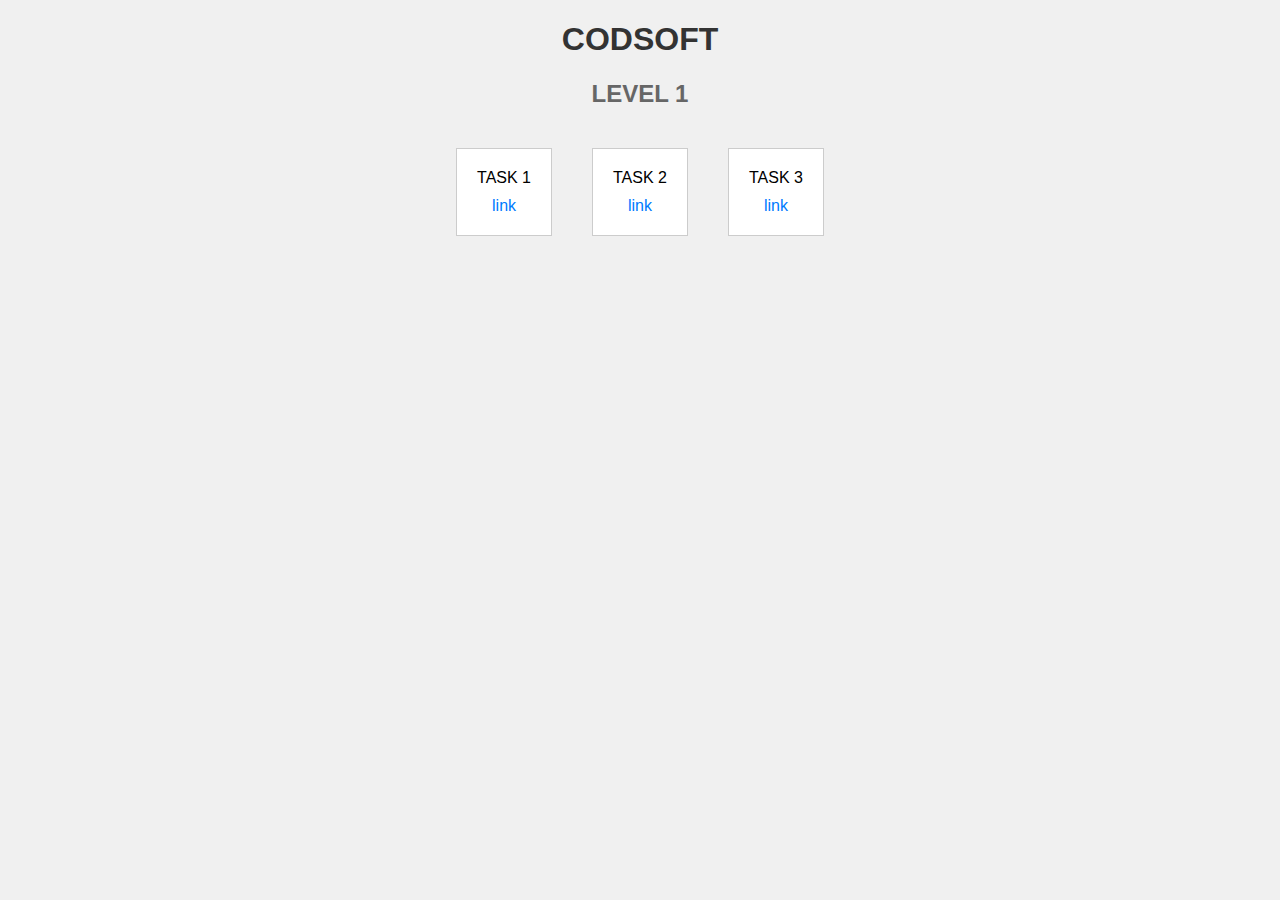
<file: index.html>
<!DOCTYPE html>
<html lang="en">
<head>
    <meta charset="UTF-8">
    <meta name="viewport" content="width=device-width, initial-scale=1.0">
    <title>CODSOFT</title>
    <link rel="stylesheet" href="style.css">
</head>
<body>
    <h1>CODSOFT</h1>
    <h2>LEVEL 1</h2>

    <div class="tasks">
        <div class="task">
            <span>TASK 1</span>
            <a href="landing-page/index.html">link</a>
        </div>
        <div class="task">
            <span>TASK 2</span>
            <a href="portfolio/index.html">link</a>
        </div>
        <div class="task">
            <span>TASK 3</span>
            <a href="calculator/index.html">link</a>
        </div>
    </div>
</body>
</html>
</file>
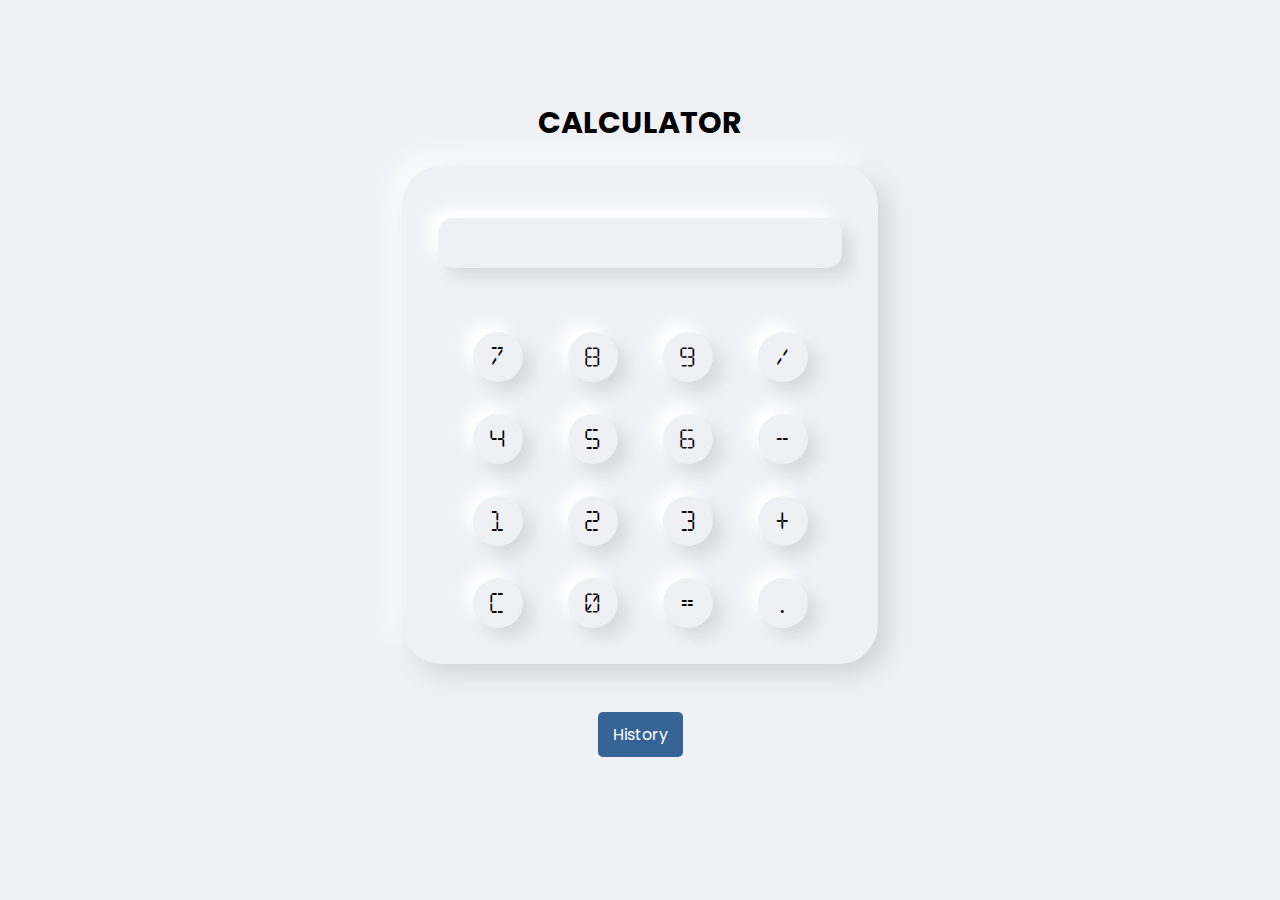
<file: calculator/index.html>
<!DOCTYPE html>
<html lang="en">
<head>
    <meta charset="UTF-8">
    <meta name="viewport" content="width=device-width, initial-scale=1.0">
    <title>Simple Calculator</title>
    <link rel="stylesheet" href="style.css">
</head>
<body>
  <h1>CALCULATOR</h1>
  <div class="calculator">
    <input type="text" id="display">
    <br>
    <input type="button" value="7" onclick="addToDisplay('7')">
    <input type="button" value="8" onclick="addToDisplay('8')">
    <input type="button" value="9" onclick="addToDisplay('9')">
    <input type="button" value="/" onclick="addToDisplay('/')">
    <br>
    <input type="button" value="4" onclick="addToDisplay('4')">
    <input type="button" value="5" onclick="addToDisplay('5')">
    <input type="button" value="6" onclick="addToDisplay('6')">
    <input type="button" value="-" onclick="addToDisplay('-')">
    <br>
    <input type="button" value="1" onclick="addToDisplay('1')">
    <input type="button" value="2" onclick="addToDisplay('2')">
    <input type="button" value="3" onclick="addToDisplay('3')">
    <input type="button" value="+" onclick="addToDisplay('+')">
    <br>
    <input type="button" value="C" onclick="clearDisplay()">
    <input type="button" value="0" onclick="addToDisplay('0')">
    <input type="button" value="=" onclick="calculate()">
    <input type="button" value="." onclick="addToDisplay('.')">
  </div>

  <button id="history" onclick="showHistory()">History</button>

  <div id="historyDisplay" style="display: none;">
    <h2>Calculation History</h2>
    <ul id="calculationHistory"></ul>
  </div>

    <script src="script.js"></script>
</body>
</html>
</file>
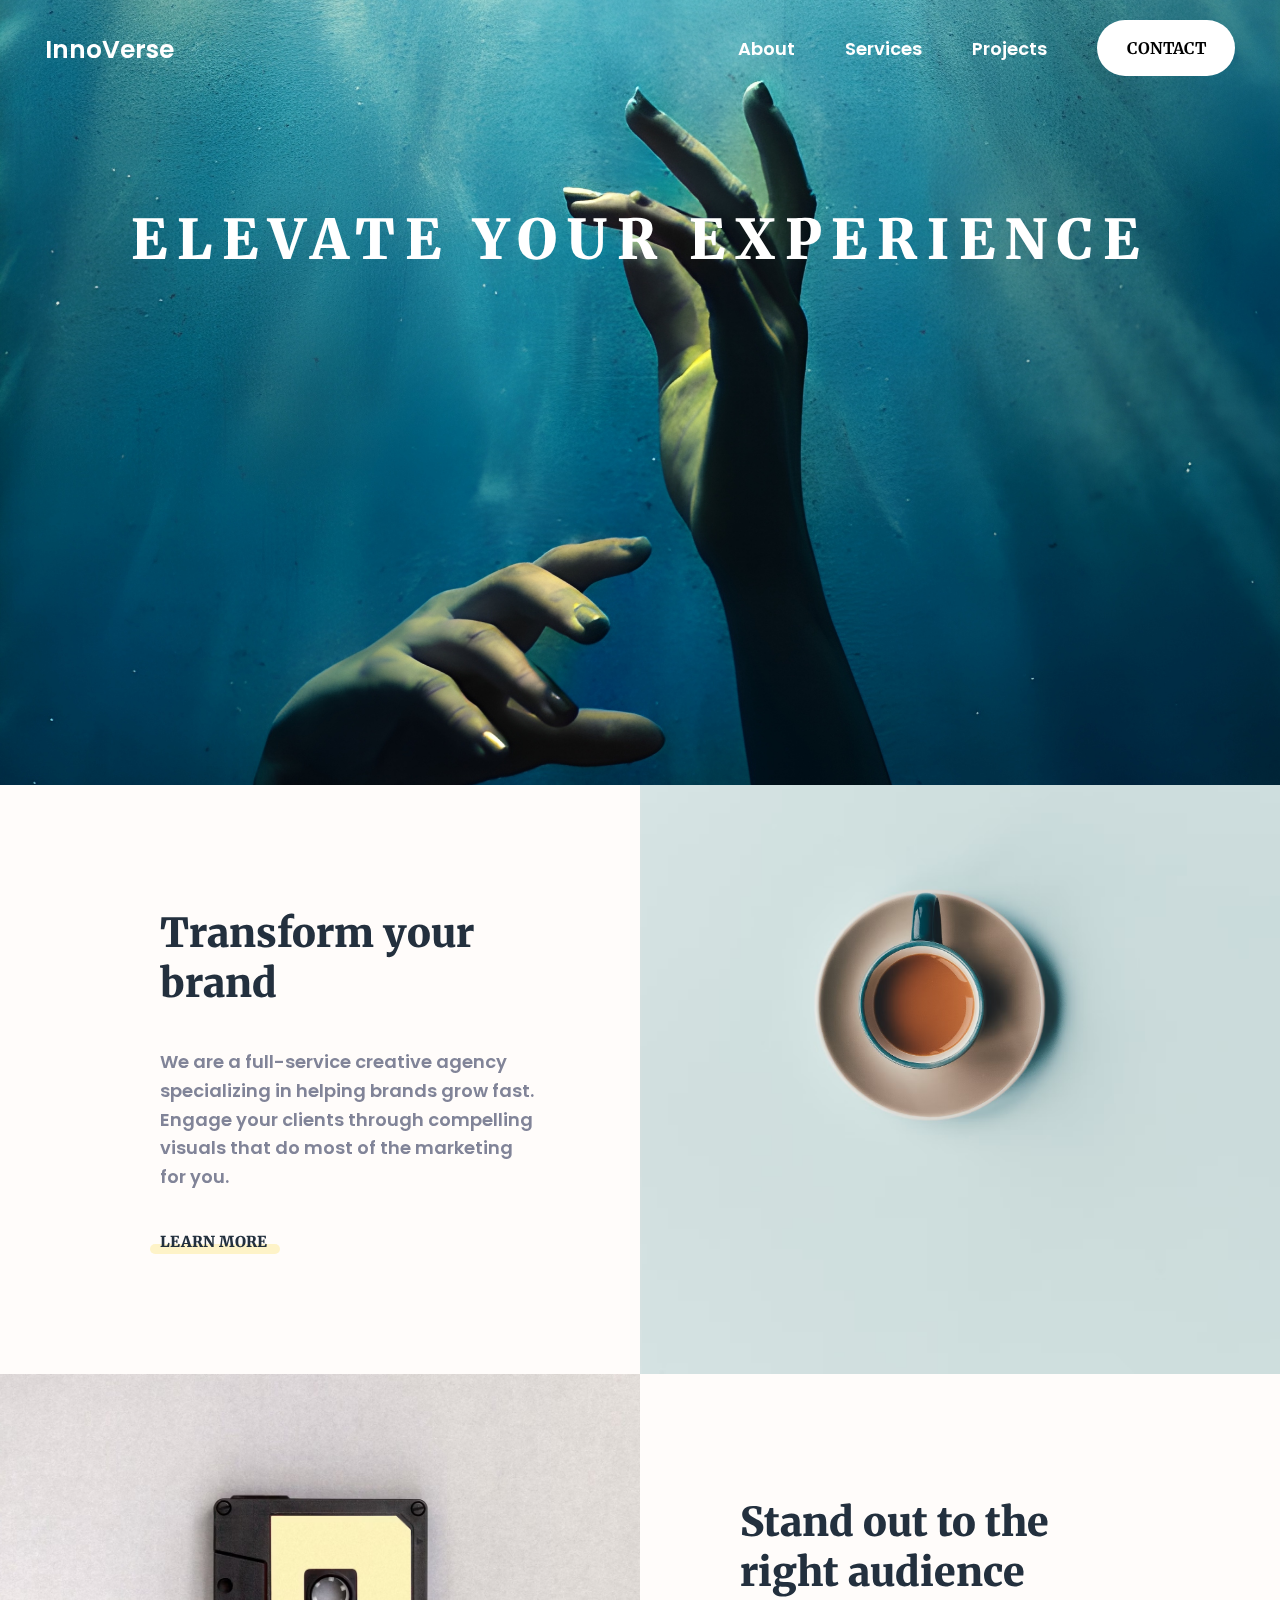
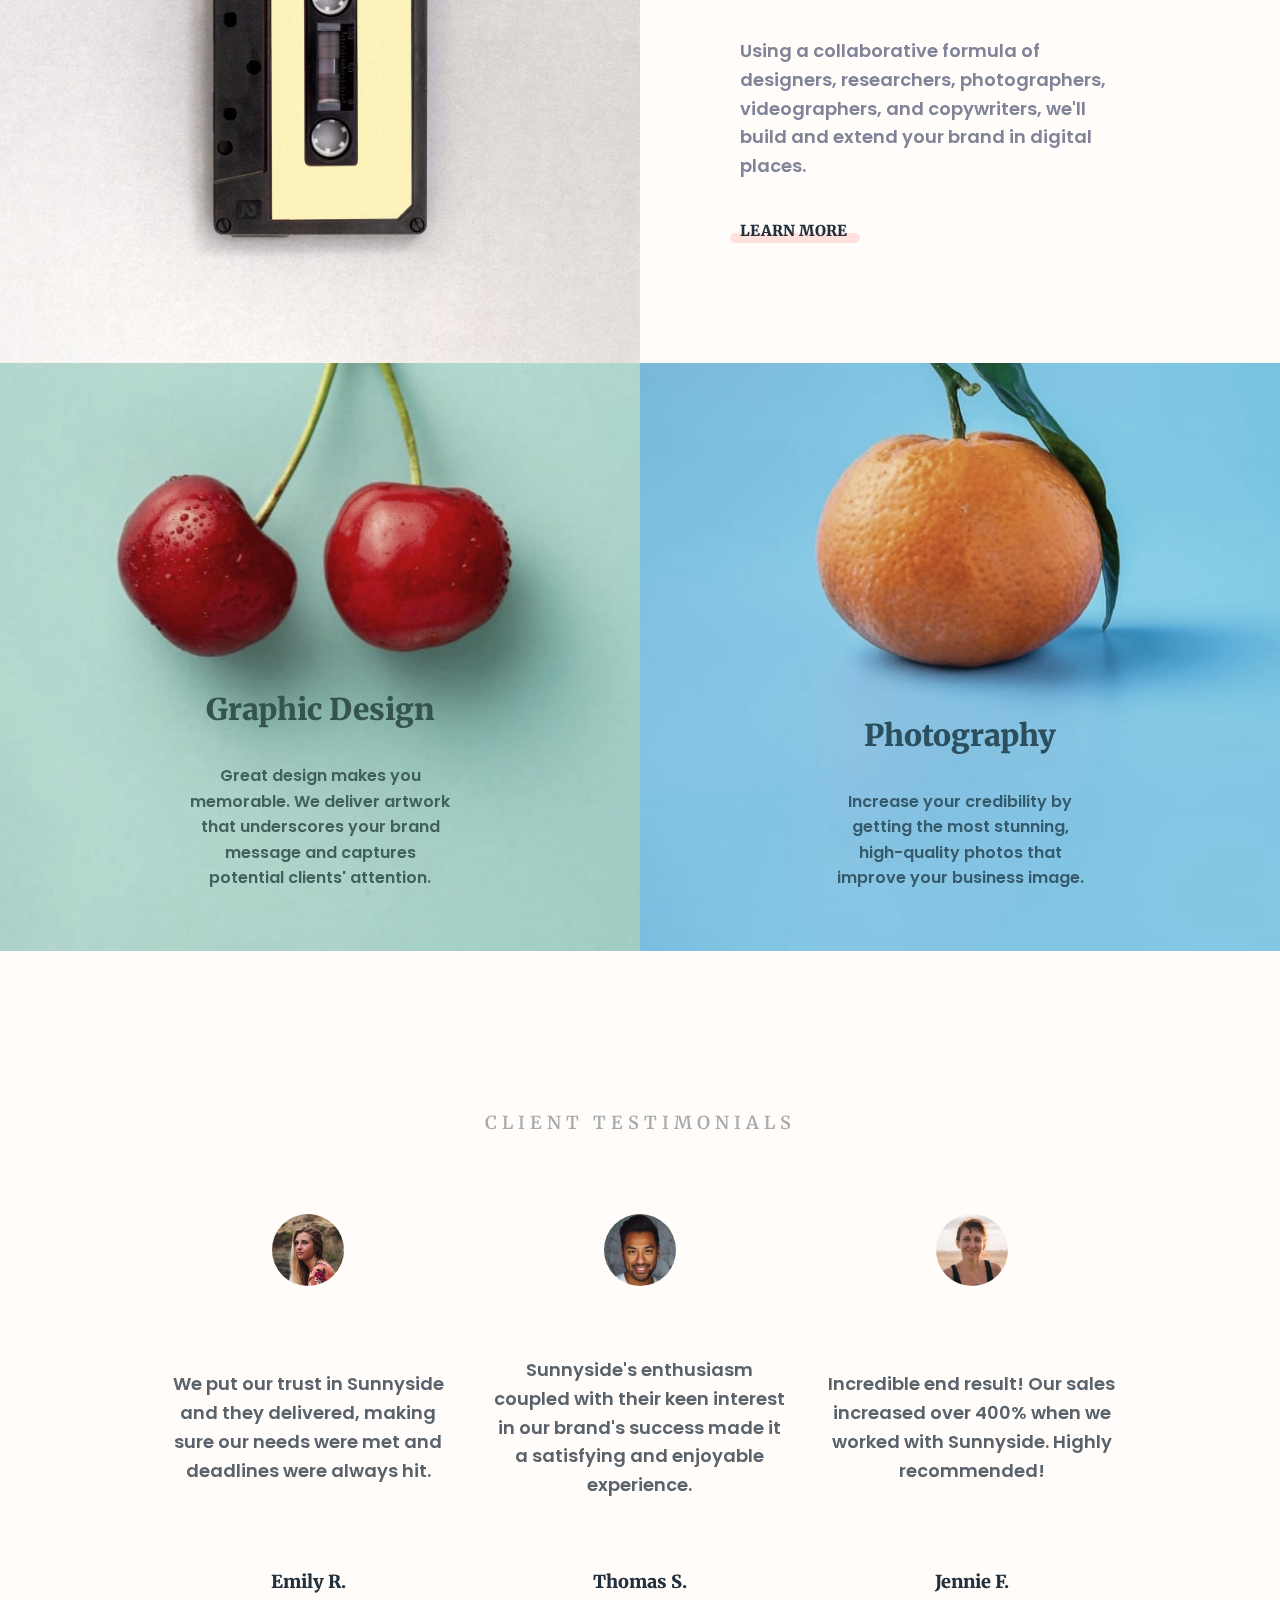
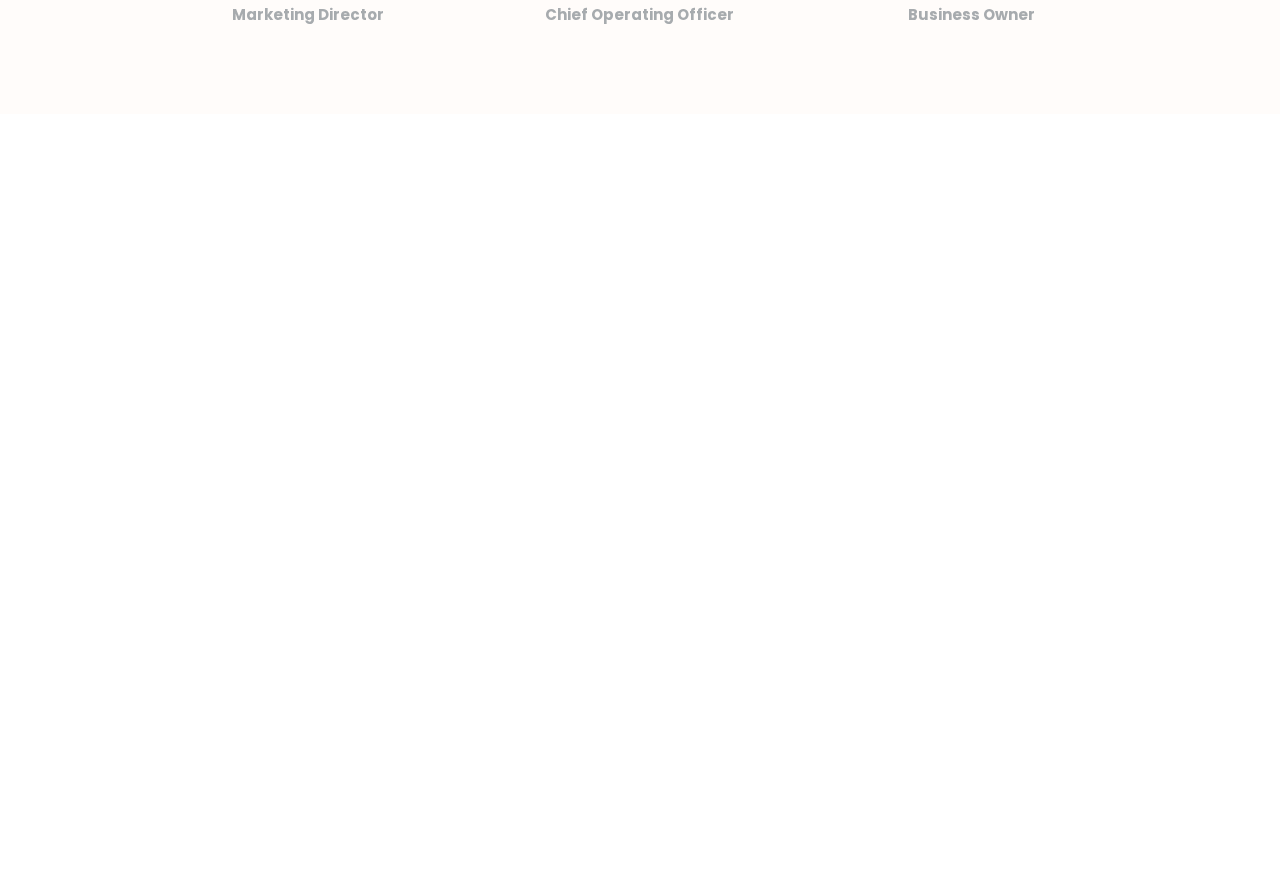
<file: landing-page/index.html>
<!DOCTYPE html>
<html lang="en">

<head>
  <meta charset="UTF-8">
  <meta name="viewport" content="width=device-width, initial-scale=1.0">
  <title>Landing page</title>
  <link rel="stylesheet" href="style.css">
</head>

<body>
  <header class="header">
    <!-- <img class="header__logo" src="images/logo.svg" alt="logo"> -->
    <span class="header__logo" style="font-size: 25px;">InnoVerse</span>
    <nav class="header__links">
      <li><a href="#">About</a></li>
      <li><a href="#">Services</a></li>
      <li><a href="#">Projects</a></li>
      <li><button>Contact</button></li>
    </nav>
    
    <button class="header__menu" onclick="changeStyle()" ><img  src="images/icon-hamburger.svg" alt=""></button>
    <!-- <img class="close" src="images/icons8-close.svg" alt=""> -->
  </header>
  <div class="header__links--container" id="headerLinks">
    <nav class="header__links--col">
      <li><a href="#">About</a></li>
      <li><a href="#">Services</a></li>
      <li><a href="#">Projects</a></li>
      <li><button>Contact</button></li>
    </nav>
  </div>

  <section class="headline">
    <h1>
      Elevate Your Experience
    </h1>
    <!-- <img src="images/icon-arrow-down.svg" alt=""> -->
  </section>

  <section class="benefits">
    <div class="benefits__one">
      <div class="benefits__one--content">
        <h3>Transform your brand</h3>

        <p> We are a full-service creative agency specializing in helping brands grow fast.
          Engage your clients through compelling visuals that do most of the marketing for you.
        </p>
        <a href="#">Learn more</a>
      </div>
      <div class="benefits__one--image">

      </div>
    </div>

    <div class="benefits__two">
      <div class="benefits__two--image">

      </div>
      <div class="benefits__two--content">
        <h3>Stand out to the right audience</h3>

        <p> Using a collaborative formula of designers, researchers, photographers, videographers, and copywriters,
          we'll
          build
          and extend your brand in digital places.</p>
        <a href="#">Learn more</a>
      </div>

    </div>

  </section>

  <section class="features">
    <div class="features__one">
      <h3>Graphic design</h3>
      <p> Great design makes you memorable. We deliver artwork that underscores your brand message and captures
        potential clients' attention.</p>
    </div>
    <div class="features__two">
      <h3>Photography</h3>
      <p>Increase your credibility by getting the most stunning, high-quality photos that improve your business image.
      </p>
    </div>
  </section>

  <section class="reviews">
    <h2>Client testimonials</h2>

    <div class="content">
      <div class="review">
        <img src="images/image-emily.jpg" alt="" width="72px">
        <p> We put our trust in Sunnyside and they delivered, making sure our needs were met and deadlines were always
          hit.</p>
        <div>
          <h3> Emily R.</h3>
          <h4>Marketing Director</h4>
        </div>

      </div>
      <div class="review">
        <img src="images/image-thomas.jpg" alt="" width="72px">
        <p> Sunnyside's enthusiasm coupled with their keen interest in our brand's success made it a satisfying and
          enjoyable
          experience.</p>
        <div>
          <h3>Thomas S.</h3>
          <h4>Chief Operating Officer</h4>
        </div>
      </div>
      <div class="review">
        <img src="images/image-jennie.jpg" alt="" width="72px">
        <p>Incredible end result! Our sales increased over 400% when we worked with Sunnyside. Highly recommended!</p>
        <div>
          <h3>Jennie F.</h3>
          <h4>Business Owner</h4>
        </div>

      </div>
    </div>

  </section>

  <section class="images">
    <div></div>
    <div></div>
    <div></div>
    <div></div>
  </section>
  
  <footer class="footer">
    <!-- <img class="footer__logo" src="images/logo-green.svg" alt="" width="168px"> -->
    <span class="footer__logo" style="font-size: 25px;">InnoVerse</span>
    <div class="footer__nav">
      <a href="#">About</a>
      <a href="#">Services</a>
      <a href="#">Projects</a>
    </div>
    <div class="footer__socials">
      <a href="#"><img src="images/icon-facebook.svg" alt=""></a>
      <a href="#"><img src="images/icon-instagram.svg" alt=""></a>
      <a href="#"><img src="images/icon-twitter.svg" alt=""></a>
      <a href="#"><img src="images/icon-pinterest.svg" alt=""></a>
    </div>

  </footer>

  </div>

  <script>
    window.onload = function () {
  window.addEventListener("scroll", function (e) {
    if (window.scrollY > 300) {
      this.document.querySelector("header").classList.add("is-scrolling");
    } else {
      this.document.querySelector("header").classList.remove("is-scrolling");
    }
  });
}
const headerLinks = document.getElementById('headerLinks');
function changeStyle() {

    if(headerLinks.style.display === 'none') {
      headerLinks.style.display = 'flex';
    } else {
      headerLinks.style.display = 'none'
    }

}
  </script>
  
</body>

</html>
</file>
<file: style.css>
body {
    font-family: Arial, sans-serif;
    background-color: #f0f0f0;
    margin: 0;
    padding: 0;
}

h1 {
    text-align: center;
    color: #333;
}

h2 {
    text-align: center;
    color: #666;
}

.tasks {
    display: flex;
    justify-content: center;
    align-items: center;
    flex-direction: row;
    margin-top: 20px;
}

.task {
    background-color: #fff;
    border: 1px solid #ccc;
    display: flex;
    flex-direction: column;
    gap: 10px;
    padding: 20px;
    margin: 20px;
    text-align: center;
}

.task a {
    text-decoration: none;
    color: #007BFF;
}
</file>
<file: calculator/style.css>
@import url('https://fonts.googleapis.com/css2?family=Poppins&display=swap');

body {
  margin: 0;
  padding: 0;
  box-sizing: border-box;
}
*,
*::before,
*::after {
  box-sizing: inherit;
  color: inherit;
  font-family: inherit;
  font-size: inherit;
}

@font-face {
  font-family: digital-font;
  src: url(fonts/DIGITALDREAM.ttf);
}

h1{
  font-size: 30px;
}

body{
  padding: 5rem;
  display: flex;
  flex-direction: column;
  align-items: center;
  justify-content: center;
  font-family: 'Poppins', sans-serif;
  background: #f0f1f5;
}


.calculator {
  min-width: 30%;
  font-family: digital-font;

  /* margin: 0 auto; */
  padding: 20px;
  background: #f0f1f5;
  border-radius: 8%;
  box-shadow: 9.91px 9.91px 25px #d1d3d7, -9.91px -9.91px 25px #ffffff;
  text-align: center;
}
@media screen and (max-width: 768px) {
  .calculator{
    min-width: 60%;
  }
}

input[type="text"], input[type="button"] {
  width: 50px;
  height: 50px;
  font-size: 20px;
}

input[type="text"] {
  width: auto;
  margin: 32px 16px 48px;
  padding: 10px;
  font-size: 24px;
  text-align: right;
  border: none;
  background: #EEF0F4;
border-radius: 15px;
box-shadow: 9.91px 9.91px 15px #D9DADE, -9.91px -9.91px 15px #FFFFFF;
}
input[type="text"]:focus{
  border: none;
  background: #EEF0F4;
box-shadow: inset 9.91px 9.91px 15px #D9DADE, inset -9.91px -9.91px 15px #FFFFFF;
}

input[type="button"] {
  margin: 16px;
  border: none;
  background: #EEF0F4;
  border-radius: 100%;
  box-shadow: 9.91px 9.91px 15px #D9DADE, -9.91px -9.91px 15px #FFFFFF;
  cursor: pointer;
  transition: all 0.15s ease-in-out ;
}

input[type="button"]:hover {
  transform: scale(1.05);
  color: #007bff;
}
input[type="button"]:active {
  background: #EEF0F4;
  border-radius: 100%;
  box-shadow: inset 9.91px 9.91px 15px #D9DADE, inset -9.91px -9.91px 15px #FFFFFF;
  transform: scale(0.95);
}

#history {
  margin-top: 48px;
  padding: 10px 15px;
  background-color: #366496;
  color: white;
  border: none;
  border-radius: 5px;
  cursor: pointer;
  transition: background-color 0.3s;
}

#history:hover {
  background-color: #182f47;
}

#historyDisplay {
  display: none;
  text-align: left;
}
#historyDisplay h2{
  font-size: 20px;
}

ul {
  list-style-type: none;
  padding: 0;
}

li {
  font-size: 18px;
  margin: 5px 0;
}
</file>
<file: landing-page/style.css>
@import url("https://fonts.googleapis.com/css2?family=Merriweather:wght@400;700;900&family=Poppins:wght@400;600&display=swap");
body {
  margin: 0;
  padding: 0;
  box-sizing: border-box;
}

*,
*::before,
*::after {
  box-sizing: inherit;
  color: inherit;
  font-family: inherit;
  font-size: inherit;
}

li {
  list-style: none;
}

a {
  text-decoration: none;
}

h1,
h2,
h3,
h4,
h5,
h6,
p {
  padding: 0;
  margin: 0;
}

section {
  z-index: 10;
}

:root {
  --index: calc(1vh + 1vh);
  --width-mobile: 375px;
  --width-desktop: 1440px;
  --soft-red: hsl(7, 99%, 70%);
  --soft-red-light: hsla(7, 99%, 70%, 0.2);
  --yellow: hsl(51, 100%, 49%);
  --yellow-light: hsla(51, 100%, 49%, 0.2);
  --dark-desaturated-cyan: hsl(167, 39%, 25%);
  --dark-blue: hsl(198, 62%, 26%);
  --dark-desaturated-cyan-light: hsla(167, 39%, 25%, 0.902);
  --dark-blue-light: hsla(198, 62%, 26%, 0.9);
  --dark-moderate-cyan: hsl(204, 30%, 82%);
  --dark-cyan: #2e7672;
  --dark-cyan-light: hsl(200, 46%, 86%);
  --very-dark-desaturated-blue: hsl(212, 27%, 19%);
  --very-dark-grayish-blue: hsl(213, 9%, 39%);
  --dark-grayish-blue: hsl(232, 10%, 55%);
  --grayish-blue: hsl(210, 4%, 67%);
  --white: hsl(0, 0%, 100%);
  --white-light: hsla(0, 0%, 100%, 0.3);
  --off-white: hsl(26, 100%, 99%);
  --font-poppins: "Poppins", sans-serif;
  --font-poppins-md-bold: 600;
  --font-merriweather: "Merriweather", serif;
  --font-merriweather-bold: 700;
  --font-merriweather-bolder: 900;
  --font-size: 18px;
  --button-width: 138px;
  --button-height: 56px;
  --logo-desktop-size: 34px;
  --letter-spacing-wide: 10px;
  --headline-height: 785px;
  --benefits-height: 589px;
  --features-height: 588px;
  --reviews-height: 763px;
  --images-height: 439px;
  --footer-height: 343px;
  --headline-height-mob: 422px;
  --benefits-height-mob: 1176px;
  --features-height-mob: 942px;
  --reviews-height-mob: 986px;
  --images-height-mob: 295px;
  --footer-height-mob: 274px;
  --header-padding: 20px 45px;
  --header-links-gap: 50px;
  --headline-padding: 205px 0 80px 0;
  --transition-timing: 0.3s;
}

body {
  font-family: var(--font-poppins);
  font-weight: var(--font-poppins-md-bold);
  font-size: var(--font-size);
}

.header {
  z-index: 100;
  position: fixed;
  min-width: 100vw;
  display: flex;
  align-items: center;
  justify-content: space-between;
  padding: var(--header-padding);
  color: var(--white);
  transition: all var(--transition-timing) ease-in-out;
}
.header__logo {
  height: var(--logo-desktop-size);
}
.header__logo img {
  transition: var(--transition-timing) filter ease-in-out;
}
.header__menu {
  display: none;
  background: transparent;
  border: none;
  color: var(--very-dark-desaturated-blue);
}
.header__links {
  display: flex;
  align-items: center;
  gap: var(--header-links-gap);
}
.header__links button {
  height: var(--button-height);
  width: var(--button-width);
  background: var(--white);
  color: black;
  font-size: calc(var(--font-size) - 2px);
  font-family: var(--font-merriweather);
  font-weight: var(--font-merriweather-bold);
  text-transform: uppercase;
  border: none;
  border-radius: calc(var(--button-height) / 2);
  cursor: pointer;
  transition: var(--transition-timing) background ease-in, var(--transition-timing) color ease-in;
}
.header__links button:hover {
  background: var(--white-light);
  color: white;
}
.header.is-scrolling {
  background-color: #fff;
  color: var(--very-dark-desaturated-blue);
  box-shadow: 0px 2px 5px rgba(0, 0, 0, 0.3);
}
.header.is-scrolling img {
  filter: invert(1);
  filter: hue-rotate(3);
}
.header.is-scrolling button {
  background: var(--very-dark-desaturated-blue);
  color: var(--white);
}
.header.is-scrolling button:hover {
  background: var(--grayish-blue);
  color: var(--very-dark-desaturated-blue);
}

.header__links--container {
  position: fixed;
  display: none;
  justify-content: end;
  width: 100%;
  z-index: 20;
}
.header__links--container .header__links--col {
  display: flex;
  flex-direction: column;
  align-items: center;
  justify-content: center;
  gap: var(--header-links-gap);
  background: var(--off-white);
  color: black;
  margin: 5rem 2rem;
  padding: 2rem;
}
.header__links--container .header__links--col button {
  height: var(--button-height);
  width: var(--button-width);
  background: var(--very-dark-desaturated-blue);
  color: var(--white);
  font-size: calc(var(--font-size) - 2px);
  font-family: var(--font-merriweather);
  font-weight: var(--font-merriweather-bold);
  text-transform: uppercase;
  border: none;
  border-radius: calc(var(--button-height) / 2);
  cursor: pointer;
  transition: var(--transition-timing) background ease-in, var(--transition-timing) color ease-in;
}
.header__links--container .header__links--col button:hover {
  background: var(--grayish-blue);
  color: var(--very-dark-desaturated-blue);
}

.headline {
  height: var(--headline-height);
  background: url(images/image-header.jpg);
  background-position: center;
  background-repeat: no-repeat;
  background-size: cover;
  display: flex;
  flex-direction: column;
  align-items: center;
}
.headline h1 {
  padding: var(--headline-padding);
  font-size: 55px;
  font-family: var(--font-merriweather);
  font-weight: var(--font-merriweather-bolder);
  text-transform: uppercase;
  text-align: center;
  letter-spacing: var(--letter-spacing-wide);
  color: var(--white);
}

.benefits {
  height: calc(var(--benefits-height) * 2);
  display: grid;
  grid-template-columns: 1fr;
  overflow: hidden;
}
.benefits__one, .benefits__two {
  height: var(--benefits-height);
  display: grid;
  grid-template-columns: 1fr 1fr;
}
.benefits__one--content, .benefits__two--content {
  background: var(--off-white);
  display: flex;
  justify-content: center;
  flex-direction: column;
  gap: 40px;
}
.benefits__one--content h3, .benefits__two--content h3 {
  color: var(--very-dark-desaturated-blue);
  font-size: 40px;
  font-family: var(--font-merriweather);
  font-weight: var(--font-merriweather-bolder);
}
.benefits__one--content p, .benefits__two--content p {
  line-height: 1.6;
  color: var(--dark-grayish-blue);
}
.benefits__one--content a, .benefits__two--content a {
  position: relative;
  font-size: 15px;
  font-family: var(--font-merriweather);
  font-weight: var(--font-merriweather-bolder);
  text-transform: uppercase;
  color: var(--very-dark-desaturated-blue);
  z-index: 10;
}
.benefits__one--content a:after, .benefits__two--content a:after {
  content: "";
  display: block;
  position: absolute;
  width: 130px;
  height: 10px;
  border-radius: 5px;
  transform: translateY(-7px) translateX(-10px);
  z-index: -2;
  transition: background 0.5s ease-in-out;
}
.benefits__one--image {
  background: url(images/image-photography.avif);
  background-position: center;
  background-repeat: no-repeat;
  background-size: cover;
}
.benefits__one--content {
  padding: 0 100px 0 160px;
}
.benefits__one--content a:after {
  background: var(--yellow-light);
}
.benefits__one--content a:hover:after {
  background: var(--yellow);
}
.benefits__two--image {
  background: url(images/image-graphic-design.avif);
  background-position: center;
  background-repeat: no-repeat;
  background-size: cover;
}
.benefits__two--content {
  padding: 0 160px 0 100px;
}
.benefits__two--content a:after {
  background: var(--soft-red-light);
}
.benefits__two--content a:hover:after {
  background: var(--soft-red);
}

.features {
  height: var(--features-height);
  display: grid;
  grid-template-columns: 1fr 1fr;
}
.features__one, .features__two {
  display: flex;
  flex-direction: column;
  justify-content: end;
  align-items: center;
  text-align: center;
  padding: 0 190px 60px;
  gap: 35px;
  filter: saturate(0.6);
}
.features__one h3, .features__two h3 {
  font-size: 30px;
  font-family: var(--font-merriweather);
  font-weight: var(--font-merriweather-bolder);
  text-transform: capitalize;
}
.features__one p, .features__two p {
  font-size: 16px;
  line-height: 1.6;
}
.features__one {
  background: url(images/desktop/image-graphic-design.jpg);
  background-position: center;
  background-repeat: no-repeat;
  background-size: cover;
}
.features__one h3 {
  color: var(--dark-desaturated-cyan);
}
.features__one p {
  color: var(--dark-desaturated-cyan-light);
}
.features__two {
  background: url(images/desktop/image-photography.jpg);
  background-position: center;
  background-repeat: no-repeat;
  background-size: cover;
}
.features__two h3 {
  color: var(--dark-blue);
}
.features__two p {
  color: var(--dark-blue-light);
}

.reviews {
  height: var(--reviews-height);
  display: flex;
  flex-direction: column;
  align-items: center;
  padding: 160px;
  background: var(--off-white);
  text-align: center;
}
.reviews h2 {
  font-size: 18px;
  font-family: var(--font-merriweather);
  font-weight: var(--font-merriweather-bolderv);
  text-transform: uppercase;
  letter-spacing: calc(var(--letter-spacing-wide) / 2);
  color: var(--grayish-blue);
  padding-bottom: 80px;
}
.reviews .content {
  display: grid;
  grid-template-columns: 1fr 1fr 1fr;
  gap: 35px;
}
.reviews .content .review {
  display: flex;
  flex-direction: column;
  align-items: center;
  justify-content: space-between;
  gap: 70px;
}
.reviews .content .review img {
  border-radius: 36px;
}
.reviews .content .review p {
  text-align: center;
  line-height: 1.6;
  color: var(--very-dark-grayish-blue);
}
.reviews .content .review h3 {
  font-family: var(--font-merriweather);
  font-weight: var(--font-merriweather-bolder);
  color: var(--very-dark-desaturated-blue);
  padding-bottom: 10px;
}
.reviews .content .review h4 {
  font-size: 15px;
  color: var(--grayish-blue);
}

.images {
  height: var(--images-height);
  display: grid;
  grid-template-columns: 1fr 1fr 1fr 1fr;
  overflow: hidden;
  margin-bottom: var(--footer-height);
}
.images div:nth-child(1) {
  background: url(https://images.unsplash.com/photo-1521133573892-e44906baee46?auto=format&fit=crop&q=80&w=1974&ixlib=rb-4.0.3&ixid=M3wxMjA3fDB8MHxwaG90by1wYWdlfHx8fGVufDB8fHx8fA%3D%3D);
  background-position: center;
  background-repeat: no-repeat;
  background-size: cover;
}
.images div:nth-child(3) {
  background: url(https://images.unsplash.com/photo-1698706382117-6ee2a5547aee?auto=format&fit=crop&q=80&w=1974&ixlib=rb-4.0.3&ixid=M3wxMjA3fDB8MHxwaG90by1wYWdlfHx8fGVufDB8fHx8fA%3D%3D);
  background-position: center;
  background-repeat: no-repeat;
  background-size: cover;
}
.images div:nth-child(2) {
  background: url(https://images.unsplash.com/photo-1694445681139-a203ed671c89?auto=format&fit=crop&q=80&w=1974&ixlib=rb-4.0.3&ixid=M3wxMjA3fDB8MHxwaG90by1wYWdlfHx8fGVufDB8fHx8fA%3D%3D);
  background-position: center;
  background-repeat: no-repeat;
  background-size: cover;
}
.images div:nth-child(4) {
  background: url(https://images.unsplash.com/photo-1685871286419-58e4fc0de8e1?auto=format&fit=crop&q=80&w=1974&ixlib=rb-4.0.3&ixid=M3wxMjA3fDB8MHxwaG90by1wYWdlfHx8fGVufDB8fHx8fA%3D%3D);
  background-position: center;
  background-repeat: no-repeat;
  background-size: cover;
}

.footer {
  z-index: -1;
  bottom: 0;
  min-width: 100%;
  height: var(--footer-height);
  position: fixed;
  display: flex;
  flex-direction: column;
  align-items: center;
  background: var(--dark-cyan-light);
  color: var(--dark-cyan);
}
.footer__logo {
  padding-top: 70px;
}
.footer__nav {
  display: flex;
  align-items: center;
  gap: 50px;
  padding-top: 45px;
}
.footer__socials {
  padding-top: 80px;
  display: flex;
  align-items: center;
  gap: 30px;
}

@media screen and (max-width: 1200px) {
  .features__one, .features__two {
    padding: 0 90px 60px;
  }
  .reviews {
    padding: 90px;
  }
}
@media screen and (max-width: 1000px) {
  .benefits__one--content {
    padding: 0 50px 0 80px;
  }
  .benefits__two--content {
    padding: 0 80px 0 50px;
  }
}
@media screen and (max-width: 800px) {
  .header {
    padding: 25px 30px;
  }
  .header__links {
    gap: 30px;
  }
  .features__one, .features__two {
    padding: 0 60px 40px;
  }
  .reviews {
    padding: 50px;
  }
  .reviews h1 {
    padding-bottom: 50px;
  }
}
@media screen and (max-width: 715px) {
  .header {
    padding: 25px 18px;
    color: var(--very-dark-desaturated-blue);
  }
  .header__logo {
    height: 20px;
  }
  .header__menu {
    display: inline;
  }
  .header__links {
    display: none;
  }
  .header__links--container {
    display: none;
  }
  .headline {
    background-position: center;
    background-repeat: no-repeat;
    background-size: cover;
  }
  .headline h1 {
    font-size: 35px;
  }
  .benefits {
    height: var(--benefits-height-mob);
  }
  .benefits__one, .benefits__two {
    grid-template-columns: 1fr;
    grid-template-rows: 0.84fr 1.16fr;
    height: calc(var(--benefits-height-mob) / 2);
  }
  .benefits__one--image, .benefits__two--image {
    min-height: 245px;
  }
  .benefits__one--content, .benefits__two--content {
    padding: 40px 25px;
    text-align: center;
    gap: 20px;
  }
  .benefits__one--content h3, .benefits__two--content h3 {
    font-size: 30px;
  }
  .benefits__one--content a, .benefits__two--content a {
    display: flex;
    align-items: center;
    justify-content: center;
  }
  .benefits__one--content a:after, .benefits__two--content a:after {
    transform: translateX(0px) translateY(7px);
  }
  .benefits__one--content {
    order: 2;
  }
  .benefits__one--image {
    order: 1;
  }
  .features {
    height: var(--features-height-mob);
    grid-template-columns: 1fr;
    grid-template-rows: 1fr 1fr;
  }
  .features__one, .features__two {
    padding: 0 20px 50px;
  }
  .features__one h3, .features__two h3 {
    font-size: 28px;
  }
  .features__one p, .features__two p {
    font-size: 18px;
  }
  .reviews {
    min-height: var(--reviews-height-mob);
    padding: 50px 20px 0;
  }
  .reviews h2 {
    font-size: 16px;
    padding-bottom: 50px;
  }
  .reviews .content {
    grid-template-columns: 1fr;
    grid-template-rows: 1fr 1fr 1fr;
    gap: 55px;
  }
  .reviews .content .review {
    gap: 20px;
  }
  .reviews .content .review img {
    height: 57px;
    width: 57px;
    border-radius: 28.5px;
  }
  .reviews .content .review p {
    font-size: 18px;
  }
  .reviews .content .review h3 {
    font-size: 20px;
  }
  .reviews .content .review h4 {
    font-size: 16px;
  }
  .images {
    grid-template-columns: 1fr 1fr;
    grid-template-rows: 1fr 1fr;
    margin-bottom: var(--footer-height-mob);
  }
  .footer {
    height: var(--footer-height-mob);
  }
  .footer__logo {
    padding-top: 50px;
  }
  .footer__nav {
    padding-top: 35px;
    font-size: 15px;
    gap: 35px;
  }
  .footer__socials {
    padding-top: 70px;
    gap: 20px;
  }
}/*# sourceMappingURL=style.css.map */
</file>
